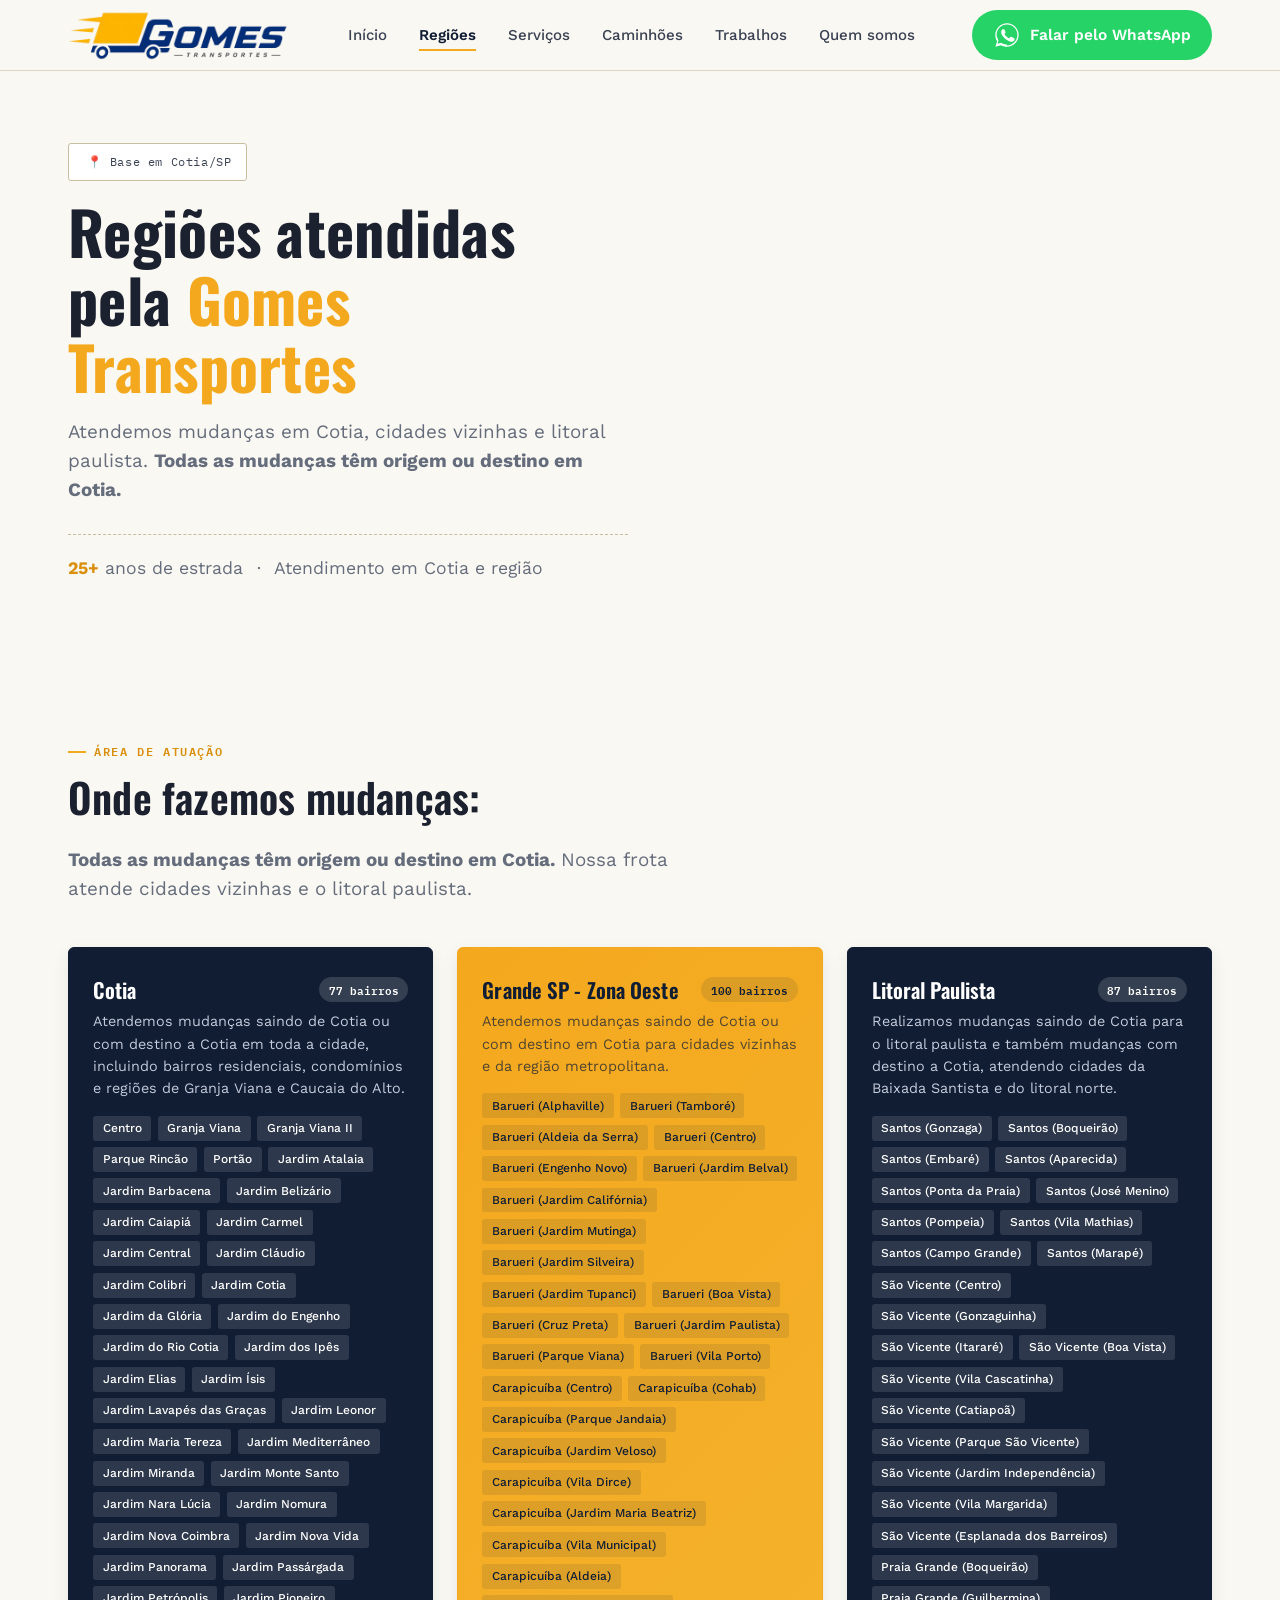
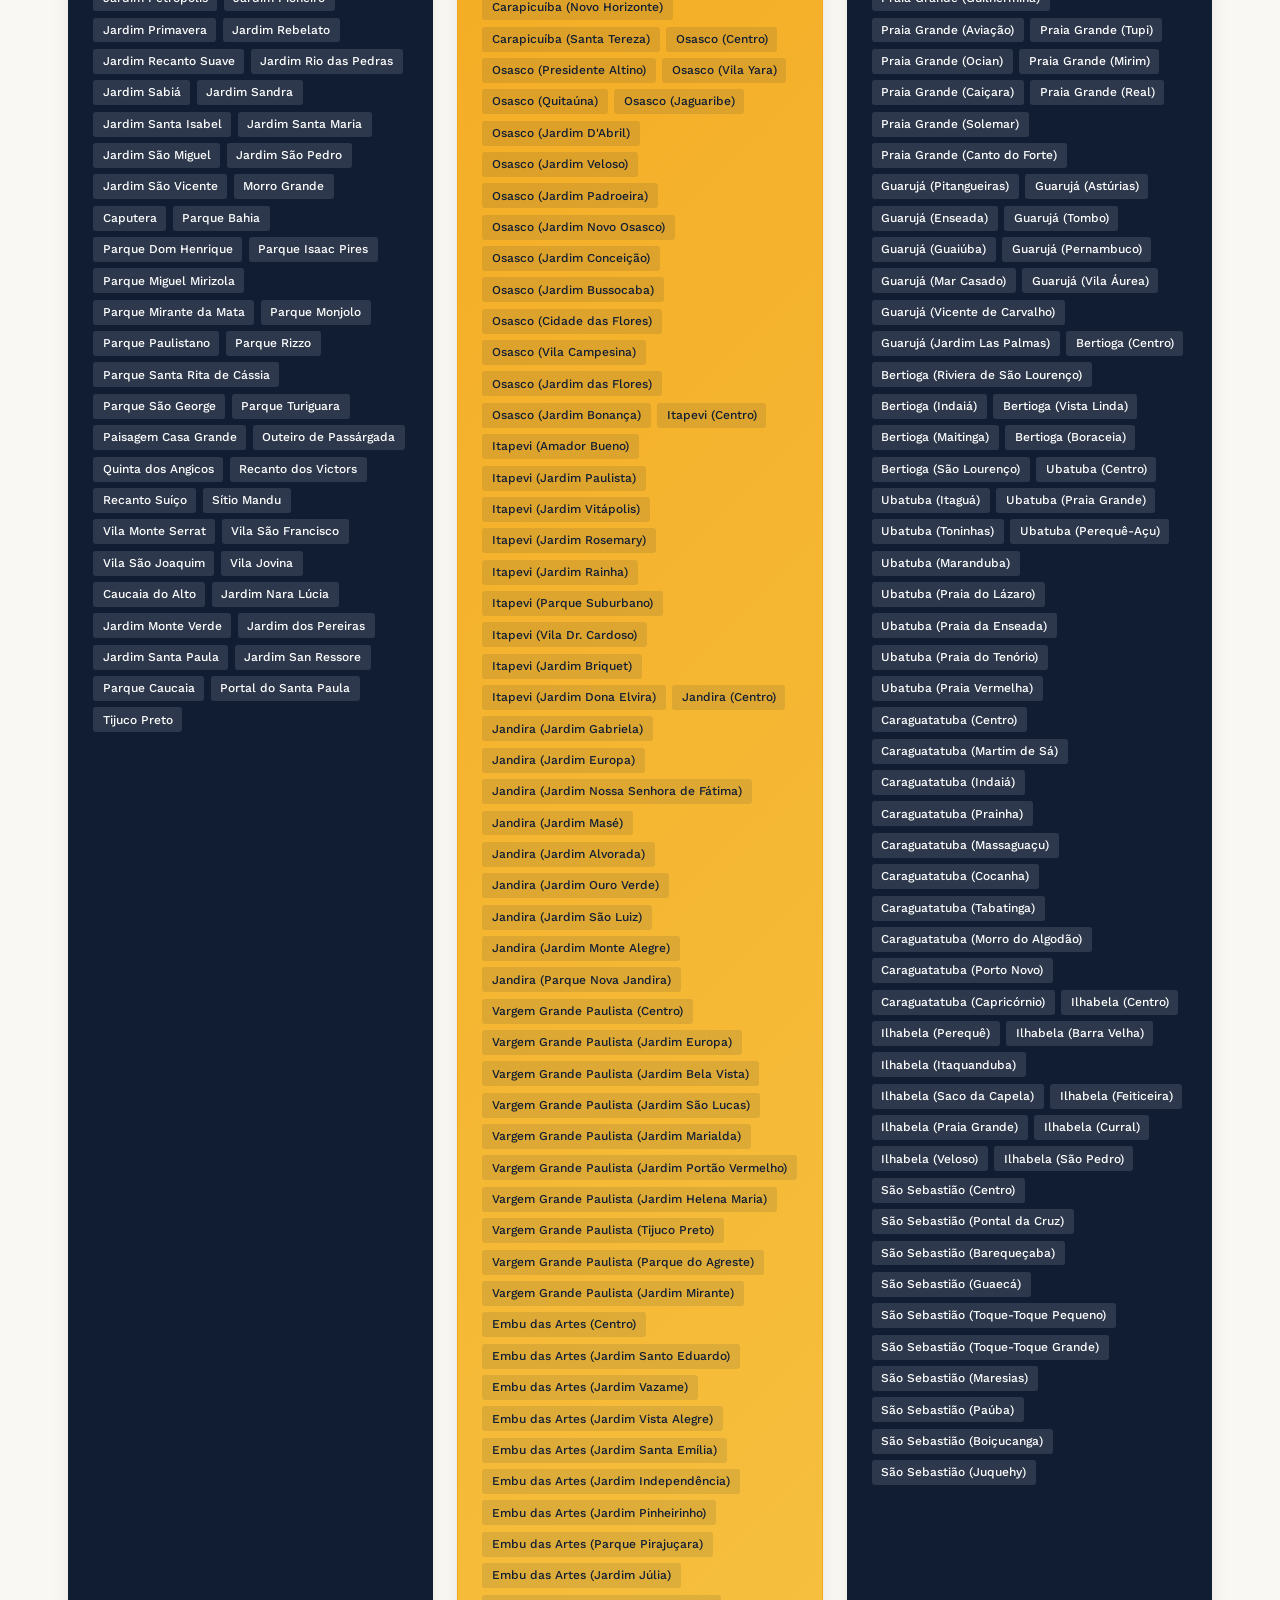
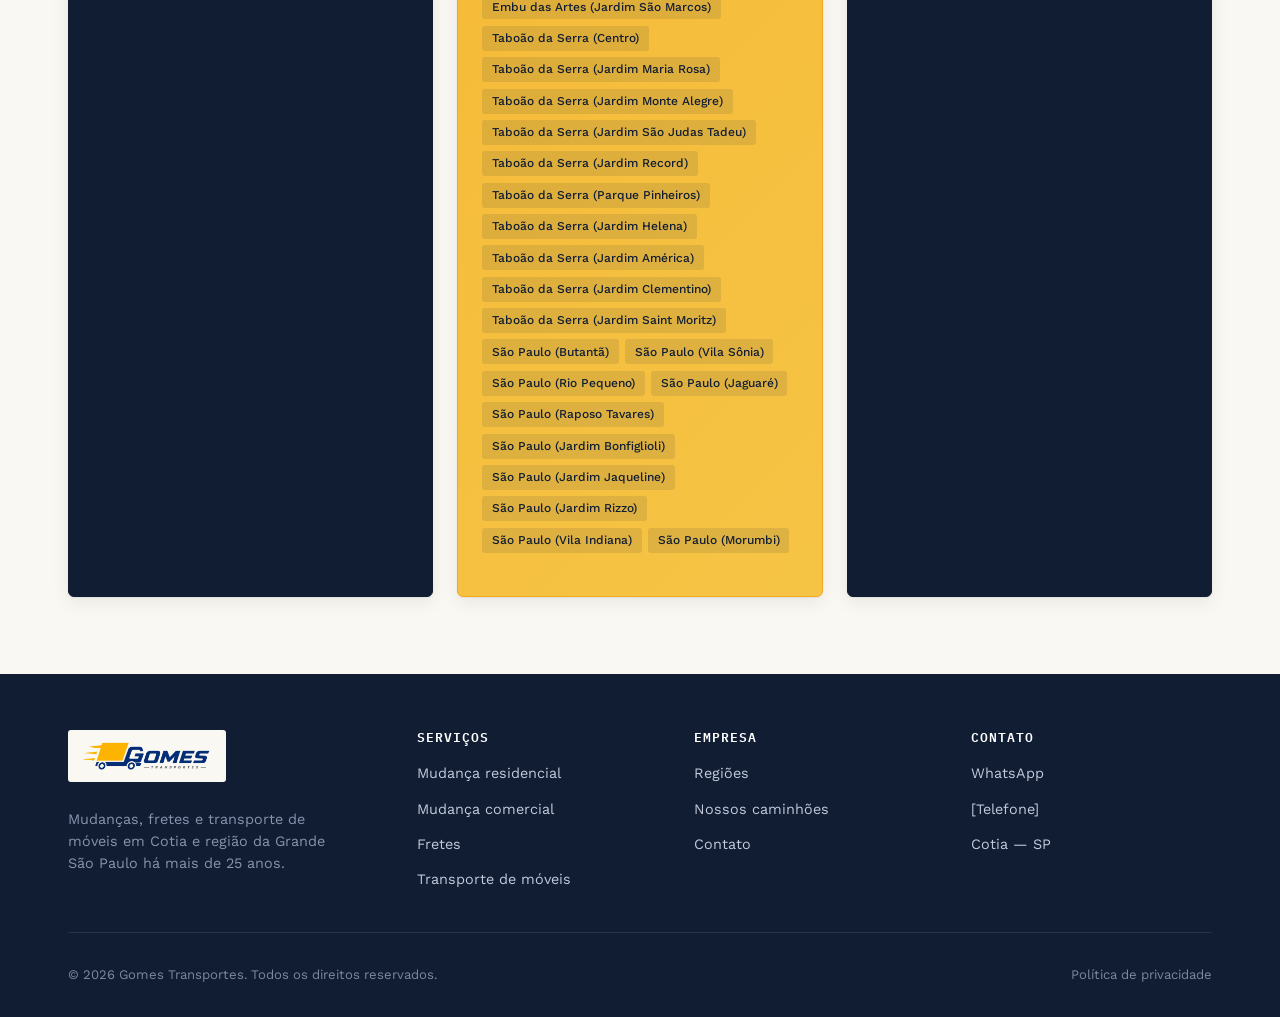
<file: regioes.html>
<!DOCTYPE html>
<html lang="pt-BR">
<head>
<meta charset="UTF-8">
<meta name="viewport" content="width=device-width, initial-scale=1.0">
<title>Regiões Atendidas | Gomes Transportes - Mudanças em Cotia e SP</title>
<meta name="description" content="Atendemos mudanças em Cotia, Granja Viana, Alphaville, cidades vizinhas e litoral paulista. Mais de 25 anos de experiência. Solicite um orçamento.">
<link rel="canonical" href="https://www.gomestransportes.com.br/regioes">

<!-- Open Graph -->
<meta property="og:type" content="website">
<meta property="og:site_name" content="Gomes Transportes">
<meta property="og:title" content="Regiões Atendidas | Gomes Transportes">
<meta property="og:description" content="Atendemos mudanças em Cotia, Granja Viana, Alphaville, cidades vizinhas e litoral paulista. Mais de 25 anos de experiência.">
<meta property="og:image" content="/images/logo-full.png">
<meta property="og:locale" content="pt_BR">

<link rel="icon" type="image/png" href="images/logo-icon.png">
<link rel="preconnect" href="https://fonts.googleapis.com">
<link rel="preconnect" href="https://fonts.gstatic.com" crossorigin>
<link rel="stylesheet" href="css/styles.css">

<!-- Schema.org para SEO -->
<script type="application/ld+json">
{
  "@context": "https://schema.org",
  "@type": "Service",
  "serviceType": "Mudanças e Transportes",
  "provider": {
    "@type": "MovingCompany",
    "name": "Gomes Transportes",
    "url": "https://www.gomestransportes.com.br/"
  },
  "areaServed": {
    "@type": "GeoCircle",
    "geoMidpoint": {
      "@type": "GeoCoordinates",
      "latitude": -23.6022,
      "longitude": -46.9199
    },
    "geoRadius": "100km"
  }
}
</script>
</head>
<body>
<a class="skip-link" href="#conteudo">Pular para o conteúdo</a>

<!-- HEADER -->
<header class="header">
  <div class="container header__bar">
    <a href="/" class="brand" aria-label="Gomes Transportes — página inicial">
      <img src="images/logo-full.png" alt="Gomes Transportes">
    </a>

    <nav class="nav" aria-label="Navegação principal">
      <ul class="nav__list">
        <li><a href="/">Início</a></li>
        <li><a href="regioes.html" class="is-active">Regiões</a></li>
        <li><a href="#servicos">Serviços</a></li>
        <li><a href="#caminhoes">Caminhões</a></li>
        <li><a href="#dicas">Trabalhos</a></li>
        <li><a href="#sobre">Quem somos</a></li>
      </ul>
    </nav>

    <div class="header__actions">
      <a href="https://wa.me/5511900000000?text=Ol%C3%A1!%20Encontrei%20o%20site%20de%20voc%C3%AAs%20e%20gostaria%20de%20solicitar%20um%20or%C3%A7amento."
         class="btn btn--whatsapp header__cta" data-event="whatsapp_click" data-source="header">
        <svg class="btn-wa-icon" viewBox="0 0 24 24" fill="currentColor" aria-hidden="true"><path d="M17.5 14.4c-.3-.1-1.7-.8-1.9-.9-.3-.1-.4-.1-.6.1-.2.3-.7.9-.8 1-.2.2-.3.2-.5.1-.3-.1-1.2-.4-2.2-1.4-.8-.7-1.4-1.6-1.5-1.9-.2-.3 0-.5.1-.6.1-.1.3-.3.4-.5.1-.1.2-.3.2-.4.1-.2 0-.3 0-.5s-.6-1.5-.9-2c-.2-.5-.4-.4-.6-.4h-.5c-.2 0-.5.1-.7.3-.3.3-1 1-1 2.4s1 2.8 1.2 3c.1.2 2 3 4.8 4.3.7.3 1.2.5 1.6.6.7.2 1.3.2 1.8.1.5-.1 1.7-.7 1.9-1.3.2-.6.2-1.2.2-1.3-.1-.1-.3-.2-.5-.3z"/><path d="M12 2C6.5 2 2 6.5 2 12c0 1.9.5 3.7 1.5 5.3L2 22l4.9-1.3c1.5.8 3.3 1.3 5.1 1.3 5.5 0 10-4.5 10-10S17.5 2 12 2zm0 18.2c-1.7 0-3.3-.5-4.7-1.3l-.3-.2-3.1.8.8-3-.2-.3C3.6 14.4 3.1 12.7 3.1 12c0-4.9 4-8.9 8.9-8.9s8.9 4 8.9 8.9-4 8.9-8.9 8.9z"/></svg>
        Falar pelo WhatsApp
      </a>
      <button class="hamburger" id="hamburgerBtn" aria-label="Abrir menu" aria-expanded="false" aria-controls="mobileNav">
        <span></span><span></span><span></span>
      </button>
    </div>
  </div>
</header>

<nav class="mobile-nav" id="mobileNav" aria-label="Navegação mobile">
  <ul class="mobile-nav__list">
    <li><a href="/">Início</a></li>
    <li><a href="regioes.html" class="is-active">Regiões</a></li>
    <li><a href="#servicos">Serviços</a></li>
    <li><a href="#caminhoes">Caminhões</a></li>
    <li><a href="#dicas">Trabalhos</a></li>
    <li><a href="#sobre">Quem somos</a></li>
    <li><a href="#contato">Contato</a></li>
  </ul>
  <div class="mobile-nav__cta">
    <a href="https://wa.me/5511900000000?text=Ol%C3%A1!%20Encontrei%20o%20site%20de%20voc%C3%AAs%20e%20gostaria%20de%20solicitar%20um%20or%C3%A7amento." class="btn btn--gold btn--block">Falar pelo WhatsApp</a>
  </div>
</nav>

<main id="conteudo">

  <!-- HERO DA PÁGINA -->
  <section class="hero hero--page">
    <div class="container hero__grid">
      <div class="hero__content">
        <span class="tag hero__tag" style="margin-bottom: 1rem;">📍 Base em Cotia/SP</span>
        <h1>Regiões atendidas pela <em>Gomes Transportes</em></h1>
        <p class="lede">Atendemos mudanças em Cotia, cidades vizinhas e litoral paulista. <strong>Todas as mudanças têm origem ou destino em Cotia.</strong></p>
        <div class="hero__trust">
          <span><strong>25+</strong> anos de estrada</span>
          <span>·</span>
          <span>Atendimento em Cotia e região</span>
        </div>
      </div>
    </div>
  </section>

  <!-- REGIÕES LISTA -->
  <section class="section" id="regioes-lista">
    <div class="container">
      <div class="section-head">
        <span class="eyebrow">Área de atuação</span>
        <h2>Onde fazemos mudanças:</h2>
        <br>
        <p class="lede"><strong>Todas as mudanças têm origem ou destino em Cotia.</strong> Nossa frota atende cidades vizinhas e o litoral paulista.</p>
      </div>

      <div class="regions-page__grid" id="regionsGrid">
        <!-- Renderizado via JavaScript -->
        <div class="regions-loading">Carregando regiões...</div>
      </div>
    </div>
  </section>

</main>

<!-- FOOTER -->
<footer class="footer">
  <div class="container">
    <div class="footer__grid">
      <div class="footer__brand">
        <span class="footer__logo-badge"><img src="images/logo-full.png" alt="Gomes Transportes"></span>
        <p>Mudanças, fretes e transporte de móveis em Cotia e região da Grande São Paulo há mais de 25 anos.</p>
      </div>
      <div class="footer__col">
        <h4>Serviços</h4>
        <ul>
          <li><a href="#">Mudança residencial</a></li>
          <li><a href="#">Mudança comercial</a></li>
          <li><a href="#">Fretes</a></li>
          <li><a href="#">Transporte de móveis</a></li>
        </ul>
      </div>
      <div class="footer__col">
        <h4>Empresa</h4>
        <ul>
          <li><a href="regioes.html">Regiões</a></li>
          <li><a href="#caminhoes">Nossos caminhões</a></li>
          <li><a href="#contato">Contato</a></li>
        </ul>
      </div>
      <div class="footer__col">
        <h4>Contato</h4>
        <ul>
          <li><a href="https://wa.me/5511900000000">WhatsApp</a></li>
          <li><a href="tel:+5511900000000">[Telefone]</a></li>
          <li><a href="#">Cotia — SP</a></li>
        </ul>
      </div>
    </div>
    <div class="footer__bottom">
      <span>© 2026 Gomes Transportes. Todos os direitos reservados.</span>
      <span><a href="#">Política de privacidade</a></span>
    </div>
  </div>
</footer>

<script src="js/script-regioes.js"></script>
</body>
</html>
</file>
<file: css/styles.css>
/* ==========================================================================
   GOMES TRANSPORTES — Estilos Premium (versão final)
   ========================================================================== */

@import url('https://fonts.googleapis.com/css2?family=Oswald:wght@400;500;600;700&family=Work+Sans:wght@400;500;600;700&family=IBM+Plex+Mono:wght@500;600&display=swap');

:root {
  --navy-900: #101d33;
  --navy-800: #152a4d;
  --navy-700: #1c3a68;
  --navy-600: #254a83;
  --gold-500: #f4a81e;
  --gold-600: #d98f0c;
  --gold-100: #fdf0d8;
  --gold-gradient: linear-gradient(135deg, #f4a81e, #f6c445);
  --wa-green: #25d366;
  --wa-green-dark: #1da851;
  --paper-0: #faf8f2;
  --paper-50: #f3f0e6;
  --paper-100: #eae5d6;
  --line: #ddd6c2;
  --line-strong: #c7bd9f;
  --ink-900: #1c2130;
  --ink-700: #3a4152;
  --ink-500: #656d7d;
  --ink-300: #98a0ac;
  --white: #ffffff;
  --success: #2f7d4f;
  --f-display: 'Oswald', sans-serif;
  --f-body: 'Work Sans', sans-serif;
  --f-mono: 'IBM Plex Mono', monospace;
  --gutter: clamp(1.25rem, 4vw, 3rem);
  --section-y: clamp(2.8rem, 6vw, 5rem);
  --radius-sm: 3px;
  --radius-md: 6px;
  --shadow-card: 0 1px 2px rgba(16,29,51,0.06), 0 6px 18px rgba(16,29,51,0.07);
  --shadow-card-lg: 0 4px 10px rgba(16,29,51,0.08), 0 16px 34px rgba(16,29,51,0.12);
  --max-width: 1240px;
}

*,
*::before,
*::after {
  box-sizing: border-box;
}
* {
  margin: 0;
}
html {
  scroll-behavior: smooth;
  -webkit-text-size-adjust: 100%;
}
body {
  font-family: var(--f-body);
  color: var(--ink-900);
  background: var(--paper-0);
  line-height: 1.55;
  font-size: 16px;
  -webkit-font-smoothing: antialiased;
}
img {
  max-width: 100%;
  display: block;
}
a {
  color: inherit;
  text-decoration: none;
}
ul {
  list-style: none;
  padding: 0;
}
button {
  font: inherit;
  cursor: pointer;
}
svg {
  display: block;
}

@media (prefers-reduced-motion: reduce) {
  * {
    scroll-behavior: smooth !important;
  }
}

:focus-visible {
  outline: 3px solid var(--gold-500);
  outline-offset: 2px;
}

.container {
  max-width: var(--max-width);
  margin: 0 auto;
  padding: 0 var(--gutter);
}

.section {
  padding-block: var(--section-y);
}
.section--alt {
  background: var(--paper-50);
  border-top: 1px solid var(--line);
  border-bottom: 1px solid var(--line);
}
.section--navy {
  background: radial-gradient(circle at 30% 50%, var(--navy-600), var(--navy-900));
  color: var(--paper-0);
}

.section-head {
  max-width: 640px;
  margin-bottom: 2.75rem;
}
.section-head--center {
  margin-inline: auto;
  text-align: center;
}

.eyebrow {
  display: inline-flex;
  align-items: center;
  gap: .5rem;
  font-family: var(--f-mono);
  font-size: 0.72rem;
  letter-spacing: .14em;
  text-transform: uppercase;
  color: var(--gold-600);
  font-weight: 600;
  margin-bottom: .85rem;
}
.eyebrow::before {
  content: "";
  width: 18px;
  height: 2px;
  background: var(--gold-500);
  display: inline-block;
}
.section--navy .eyebrow {
  color: var(--gold-500);
}

h1,
h2,
h3,
h4 {
  font-family: var(--f-display);
  font-weight: 600;
  color: var(--ink-900);
  line-height: 1.12;
  letter-spacing: .005em;
}
.section--navy h1,
.section--navy h2,
.section--navy h3 {
  color: var(--white);
}

h1 {
  font-size: clamp(2.3rem, 5.6vw, 3.75rem);
  font-weight: 700;
}
h2 {
  font-size: clamp(1.75rem, 3.6vw, 2.55rem);
}
h3 {
  font-size: 1.3rem;
}

.lede {
  font-size: clamp(1.02rem, 1.6vw, 1.18rem);
  color: var(--ink-500);
  max-width: 52ch;
}
.section--navy .lede {
  color: #c3cadb;
}

p {
  color: var(--ink-700);
}

/* Botões */
.btn {
  display: inline-flex;
  align-items: center;
  justify-content: center;
  gap: .55rem;
  padding: .9rem 1.5rem;
  border-radius: var(--radius-sm);
  font-family: var(--f-body);
  font-weight: 600;
  font-size: .97rem;
  border: 1.5px solid transparent;
  transition: transform .15s ease, background-color .15s ease, border-color .15s ease, color .15s ease;
  white-space: nowrap;
}
.btn:hover {
  transform: translateY(-2px);
}
.btn:active {
  transform: translateY(0);
}

.btn--gold {
  background: var(--gold-gradient);
  color: var(--navy-900);
  border-color: var(--gold-500);
}
.btn--gold:hover {
  background: var(--gold-600);
  border-color: var(--gold-600);
}

.btn--outline {
  border-color: var(--line-strong);
  color: var(--ink-900);
  background: transparent;
}
.btn--outline:hover {
  border-color: var(--navy-700);
  background: var(--white);
}

.btn--navy {
  background: var(--navy-700);
  color: var(--white);
}
.btn--navy:hover {
  background: var(--navy-600);
}

.btn--whatsapp {
  background: var(--wa-green);
  color: var(--white);
  transition: transform .2s ease;
  padding: 10px 20px;
  border-radius: 30px;
}
.btn--whatsapp:hover {
  background: rgb(0, 255, 0);
  transform: scale(1.02);
}

.btn--ghost-light {
  border-color: rgba(255, 255, 255, .35);
  color: var(--white);
}
.btn--ghost-light:hover {
  border-color: var(--gold-500);
}

.btn--large {
  padding: 1.1rem 2.8rem;
  font-size: 1.15rem;
  border-radius: var(--radius-md);
}

.btn--block {
  width: 100%;
}
.btn-wa-icon {
  width: 28px;
  height: 28px;
  flex: none;
}

/* Header */
.header {
  position: sticky;
  top: 0;
  z-index: 60;
  background: rgba(250, 248, 242, 0.92);
  backdrop-filter: blur(8px);
  border-bottom: 1px solid var(--line);
}
.header__bar {
  display: flex;
  align-items: center;
  justify-content: space-between;
  gap: 1.5rem;
  height: 70px;
}
.brand {
  display: flex;
  align-items: center;
  gap: .65rem;
  flex: none;
}
.brand img {
  height: 55px;
  width: auto;
}

.nav {
  display: none;
}
.nav__list {
  display: flex;
  align-items: center;
  gap: 2rem;
}
.nav__list a {
  font-size: .94rem;
  font-weight: 500;
  color: var(--ink-700);
  position: relative;
  padding-block: .35rem;
}
.nav__list a::after {
  content: "";
  position: absolute;
  left: 0;
  right: 0;
  bottom: -2px;
  height: 2px;
  background: var(--gold-500);
  transform: scaleX(0);
  transform-origin: left;
  transition: transform .18s ease;
}
.nav__list a:hover::after,
.nav__list a.is-active::after {
  transform: scaleX(1);
}
.nav__list a.is-active {
  color: var(--navy-900);
  font-weight: 600;
}

.header__cta {
  display: none;
}
.header__actions {
  display: flex;
  align-items: center;
  gap: .75rem;
}

.hamburger {
  display: inline-flex;
  flex-direction: column;
  justify-content: center;
  align-items: center;
  gap: 5px;
  width: 50px;
  height: 50px;
  background: transparent;
  border: 1.5px solid var(--line-strong);
  border-radius: var(--radius-sm)+10px;
}
.hamburger span {
  width: 20px;
  height: 2px;
  background: var(--ink-900);
  transition: transform .2s ease, opacity .2s ease;
}
.hamburger[aria-expanded="true"] span:nth-child(1) {
  transform: translateY(7px) rotate(45deg);
}
.hamburger[aria-expanded="true"] span:nth-child(2) {
  opacity: 0;
}
.hamburger[aria-expanded="true"] span:nth-child(3) {
  transform: translateY(-7px) rotate(-45deg);
}

.mobile-nav {
  position: fixed;
  inset: 76px 0 0 0;
  background: var(--paper-0);
  z-index: 59;
  padding: 1.5rem var(--gutter) 2.5rem;
  transform: translateX(100%);
  transition: transform .25s ease;
  overflow-y: auto;
}
.mobile-nav.is-open {
  transform: translateX(0);
}
.mobile-nav__list {
  display: flex;
  flex-direction: column;
}
.mobile-nav__list a {
  display: block;
  padding: 1rem 0;
  font-family: var(--f-display);
  font-size: 1.35rem;
  border-bottom: 1px solid var(--line);
  color: var(--ink-900);
}
.mobile-nav__cta {
  margin-top: 1.75rem;
  display: flex;
  flex-direction: column;
  gap: .75rem;
}

@media (min-width: 960px) {
  .nav {
    display: block;
  }
  .header__cta {
    display: inline-flex;
  }
  .header__actions .hamburger {
    display: none;
  }
  .mobile-nav {
    display: none;
  }
}

/* Tag (estilo manifesto) */
.tag {
  position: relative;
  display: inline-flex;
  align-items: center;
  gap: .6rem;
  background: var(--white);
  border: 1px solid var(--line-strong);
  border-radius: var(--radius-sm);
  padding: .55rem .9rem .55rem 1.1rem;
  font-family: var(--f-mono);
  font-size: .76rem;
  letter-spacing: .05em;
  color: var(--ink-700);
}
.tag strong {
  color: var(--navy-800);
  font-weight: 600;
}

/* Hero */
.hero {
  padding-top: clamp(2.5rem, 6vw, 4.5rem);
  padding-bottom: clamp(3rem, 6vw, 5rem);
  overflow: hidden;
  position: relative;
}
.hero__grid {
  display: grid;
  gap: 2.75rem;
  align-items: center;
  position: relative;
  z-index: 2;
}
.hero__content {
  max-width: 560px;
}
.hero h1 {
  margin-bottom: 1.1rem;
}
.hero h1 em {
  font-style: normal;
  color: var(--gold-500);
}
.hero .lede {
  margin-bottom: 1.85rem;
}
.hero .lede em {
  font-style: normal;
  font-weight: bold;
  color: var(--gold-600);
}
.hero__ctas {
  display: flex;
  flex-wrap: wrap;
  gap: .9rem;
  margin-bottom: 1.75rem;
}
.hero__trust {
  display: flex;
  align-items: center;
  gap: .85rem;
  font-size: 1.1rem;
  color: var(--ink-500);
  padding-top: 1.25rem;
  border-top: 1px dashed var(--line-strong);
}
.hero__trust strong {
  color: var(--gold-600);
}

.hero__media {
  position: absolute;
  top: 0;
  right: 0;
  width: 58%;
  height: 100%;
  z-index: 0;
  border-radius: 0;
  overflow: hidden;
  background: var(--navy-800);
}
.hero__media video {
  width: 100%;
  height: 100%;
  object-fit: cover;
  display: block;
}
.hero__media::after {
  content: "";
  position: absolute;
  inset: 0;
  background: linear-gradient(90deg, rgba(250, 248, 242, 1) 0%, rgba(250, 248, 242, 1) 18%, rgba(250, 248, 242, 0) 25%);
  pointer-events: none;
}

@media (max-width: 860px) {
  .hero__media {
    position: relative;
    width: 100%;
    height: auto;
    aspect-ratio: 4/5;
    margin-top: 1.5rem;
  }
  .hero__media::after {
    background: linear-gradient(0deg, rgba(16, 20, 30, .55) 0%, rgba(16, 20, 30, 0) 38%);
  }
  .hero__grid {
    gap: 1.5rem;
  }
}

/* Serviços */
.services__grid {
  display: grid;
  gap: 1.5rem;
  grid-template-columns: 1fr;
}
@media (min-width: 640px) {
  .services__grid {
    grid-template-columns: 1fr 1fr;
  }
}
@media (min-width: 1080px) {
  .services__grid {
    grid-template-columns: repeat(3, 1fr);
  }
}

.service-card {
  border-radius: var(--radius-md);
  padding: 2.2rem 1.8rem;
  display: flex;
  flex-direction: column;
  gap: .9rem;
  /*transition: transform .4s cubic-bezier(0.25, 0.46, 0.45, 0.94), box-shadow .4s ease;*/
  transition: none;
  box-shadow: var(--shadow-card);
  background: var(--gold-gradient);
  color: var(--navy-900);
  border: none;
  position: relative;
  overflow: hidden;
  opacity: 1;
  transform: translateY(0px);
}
.service-card.reveal {
  opacity: 1;
  transform: translateY(0);
}
.service-card::before {
  content: "";
  position: absolute;
  top: -30%;
  right: -20%;
  width: 140px;
  height: 140px;
  border-radius: 50%;
  background: rgba(255, 255, 255, 0.2);
  pointer-events: none;
}
.service-card:hover {
  transform: translateY(-8px) scale(1.01);
  box-shadow: var(--shadow-card-lg);
}
.service-card__icon {
  width: 48px;
  height: 48px;
  display: flex;
  align-items: center;
  justify-content: center;
  border-radius: var(--radius-sm);
  background: rgba(16, 29, 51, 0.10);
  color: var(--navy-900);
}
.service-card__icon svg {
  width: 26px;
  height: 26px;
}
.service-card h3 {
  font-size: 1.4rem;
  color: var(--navy-900);
}
.service-card p {
  font-size: .95rem;
  flex: 1;
  color: rgba(16, 29, 51, 0.75);
}
.service-card__link {
  font-family: var(--f-body);
  font-size: .8rem;
  letter-spacing: .03em;
  font-weight: 600;
  display: inline-flex;
  align-items: center;
  gap: .35rem;
  color: var(--navy-900);
}

/* Regiões */
.regions__layout {
  display: grid;
  gap: 2.5rem;
}
@media (min-width: 900px) {
  .regions__layout {
    grid-template-columns: 1fr 1fr;
    align-items: center;
  }
}
.regions__list {
  display: grid;
  grid-template-columns: repeat(2, 1fr);
  gap: .6rem 1rem;
  margin: 1.5rem 0 2rem;
}
.regions__list li {
  display: flex;
  align-items: center;
  gap: .55rem;
  font-size: .94rem;
  font-weight: 500;
  padding-bottom: .55rem;
  border-bottom: 1px dashed rgba(255, 255, 255, .2);
}
.regions__list svg {
  width: 15px;
  height: 15px;
  color: var(--gold-600);
  flex: none;
}
.section--navy .regions__list li {
  color: var(--white);
}

/* CONTAINER */
.regions__map {
  border-radius: var(--radius-md);
  border: 1px solid rgba(255, 255, 255, .18);
  aspect-ratio: 14/10;
  overflow: hidden;
  position: relative;
}

/* IMAGEM - estado inicial */
.regions__map img {
  width: 100%;
  height: 100%;
  object-fit: cover;
  display: block;
  transform: scale(1);
  transition: transform 0.4s cubic-bezier(0.25, 0.46, 0.45, 0.94);
}

/* QUANDO APARECE NA TELA - zoom */
.regions__map.reveal img {
  transform: scale(1.4);
  transition-delay: 0.7s;
}

/* DEPOIS DO ZOOM - volta ao normal (remove a classe reveal) */
.regions__map.zoom-back img {
  transform: scale(1);
  transition-delay: 0s;  /* SEM DELAY para voltar rápido */
}

/* ZOOM AO PASSAR O MOUSE */
.regions__map:hover img {
  transform: scale(1.35);
  transition-delay: 0s;
}

/* Caminhões */
.fleet-section {
  position: relative;
  background: var(--paper-50);
  border-bottom: 1px solid var(--line);
}
.fleet-section::before {
  content: "";
  position: absolute;
  top: 0;
  left: 0;
  right: 0;
  height: 4px;
  background: repeating-linear-gradient(90deg, var(--gold-500) 0 22px, transparent 22px 34px);
}
.fleet__head {
  display: flex;
  flex-wrap: wrap;
  justify-content: space-between;
  align-items: flex-end;
  gap: 1.5rem;
  margin-bottom: 2.25rem;
}
.fleet__head h2 {
  font-size: clamp(2rem, 4.2vw, 3rem);
}

.filters {
  display: flex;
  gap: .6rem;
  overflow-x: auto;
  padding-bottom: 1rem;
  scrollbar-width: none;
}
.filters::-webkit-scrollbar {
  display: none;
}
.filter-btn {
  flex: none;
  padding: .68rem 1.2rem;
  border-radius: 999px;
  border: 1.5px solid var(--line-strong);
  background: var(--white);
  font-size: .87rem;
  font-weight: 600;
  color: var(--ink-700);
  transition: background-color .15s ease, color .15s ease, border-color .15s ease;
}
.filter-btn:hover {
  border-color: var(--navy-700);
}
.filter-btn.is-active {
  background: rgb(5, 5, 172);
  border-color: var(--navy-600);
  color: var(--white);
}

.fleet__grid {
  display: grid;
  gap: 2rem;
  grid-template-columns: 1fr;
}
@media (min-width: 980px) {
  .fleet__grid {
    grid-template-columns: 1fr 1fr;
  }
}

.truck-card {
  background: var(--white);
  border: 1px solid var(--line);
  border-radius: var(--radius-md);
  overflow: hidden;
  transition: opacity .2s ease, transform .2s ease, box-shadow .2s ease;
  box-shadow: var(--shadow-card);
  display: flex;
  flex-direction: column;
}
.truck-card:hover {
  box-shadow: var(--shadow-card-lg);
  transform: translateY(2px);
}
.truck-card[hidden] {
  display: none;
}

.truck-card__tagbar {
  display: flex;
  align-items: center;
  justify-content: space-between;
  padding: .60rem 1.1rem;
  background: var(--paper-50);
}
.truck-card__id-group {
  display: flex;
  align-items: center;
  gap: .55rem;
  font-family: var(--f-mono);
  font-size: .72rem;
  letter-spacing: .06em;
  color: var(--ink-500);
}
.truck-card__id-group strong {
  color: rgb(5, 5, 172);
  font-weight: 700;
  font-size: .9rem;
}
.truck-card__seal {
  height: 22px;
  width: auto;
  flex: none;
}
.truck-card__status {
  display: inline-flex;
  align-items: center;
  gap: .35rem;
  font-family: var(--f-mono);
  font-size: .68rem;
  letter-spacing: .06em;
  text-transform: uppercase;
  color: var(--success);
  font-weight: 600;
}
.truck-card__status::before {
  content: "";
  width: 6px;
  height: 6px;
  border-radius: 50%;
  background: var(--success);
}

/* ============================================================
   MOSAICO - DUAS LINHAS SEPARADAS COM FLEX + GRID
   ============================================================ */

/* CONTAINER PRINCIPAL DO MOSAICO */
.mosaic {
  display: flex;
  flex-direction: column;
  gap: 5px;
  padding: 5px;
  height: 340px;
  overflow: hidden;
  flex-shrink: 0;
}

/* LINHA 1 - FOTO 1 (80%) + FOTO 2 (20%) */
.mosaic__row-top {
  display: grid;
  grid-template-columns: 6fr 1fr;
  gap: 5px;
  flex: 1.4;
  min-height: 0;
}

/* LINHA 2 - FOTO 3 (50%) + FOTO 4 (50%) */
.mosaic__row-bottom {
  display: grid;
  grid-template-columns: 1fr 1fr;
  gap: 5px;
  flex: 1;
  min-height: 0;
}

/* TODAS AS CÉLULAS */
.mosaic__cell {
  position: relative;
  overflow: hidden;
  border: none;
  padding: 0;
  background: var(--navy-800);
  border-radius: 2px;
}
.mosaic__cell img {
  width: 100%;
  height: 100%;
  object-fit: cover;
  display: block;
}

/* OVERLAY "VER MAIS" */
.mosaic__more {
  position: absolute;
  inset: 0;
  background: rgba(5, 49, 126, 0.72);
  color: var(--paper-100);
  display: flex;
  flex-direction: column;
  align-items: center;
  justify-content: center;
  font-family: var(--f-mono);
  font-size: .78rem;
  letter-spacing: .04em;
  border: 0;
  width: 100%;
  cursor: pointer;
  padding: 1rem;
}
.mosaic__more span {
  font-size: 1rem;
  font-weight: 400;
  line-height: 1;
}

/* PLACEHOLDER PARA QUANDO NÃO TEM IMAGEM */
.mosaic .media-placeholder {
  padding: 0;
  border: none;
  background: transparent;
  width: 100%;
  height: 100%;
  display: flex;
  align-items: center;
  justify-content: center;
}
.mosaic .media-placeholder svg {
  width: 26px;
  height: 26px;
}
.mosaic .media-placeholder__label {
  font-size: .66rem;
}

.truck-card__body {
  padding: .7rem 1.5rem 1.4rem;
}
.truck-card__head {
  display: flex;
  justify-content: space-between;
  align-items: flex-start;
  gap: 1rem;
  margin-bottom: .4rem;
}
.truck-card__head h3 {
  font-size: 2rem;
  margin-bottom: .2rem;
}
.truck-card__head p {
  font-size: .8rem;
  color: var(--ink-500);
}
.truck-card__type {
  flex: none;
  display: inline-flex;
  align-items: center;
  gap: .35rem;
  font-family: var(--f-mono);
  font-size: .72rem;
  letter-spacing: .06em;
  text-transform: uppercase;
  background: var(--gold-gradient);
  color: var(--navy-900);
  border-radius: 3px;
  padding: .4rem .75rem;
  white-space: nowrap;
  font-weight: 600;
  border: 1px solid var(--gold-500);
}
.truck-card__type svg {
  width: 18px;
  height: 18px;
  flex: none;
}
.truck-card__specs {
  font-size: .85rem;
  color: var(--ink-500);
  margin-bottom: 1.2rem;
  padding-bottom: .5rem;
  border-bottom: 1px solid var(--line);
  font-weight: 400;
  letter-spacing: .02em;
}

.fleet__more {
  text-align: center;
  margin-top: 2.5rem;
}
.fleet__empty {
  text-align: center;
  padding: 3rem 1.5rem;
  border: 1px dashed var(--line-strong);
  border-radius: var(--radius-md);
  color: var(--ink-500);
  font-size: .95rem;
}

/* Como funciona */
.steps {
  display: grid;
  gap: 1.5rem;
  grid-template-columns: 1fr;
  counter-reset: step;
}
@media (min-width: 700px) {
  .steps {
    grid-template-columns: repeat(2, 1fr);
  }
}
@media (min-width: 1100px) {
  .steps {
    grid-template-columns: repeat(5, 1fr);
  }
}
.step {
  position: relative;
  padding-top: 2.5rem;
  border-top: 2px solid var(--line-strong);
}
.step__num {
  font-family: var(--f-mono);
  font-size: .8rem;
  color: var(--gold-600);
  font-weight: 600;
  position: absolute;
  top: -.72rem;
  left: 0;
  background: var(--paper-0);
  padding-right: .5rem;
}
.section--alt .step__num {
  background: var(--paper-50);
}
.step h3 {
  font-size: 1.02rem;
  margin-bottom: .5rem;
}
.step p {
  font-size: .88rem;
}

/* Trabalhos reais */
.works__grid {
  display: grid;
  gap: 1.5rem;
  grid-template-columns: 1fr;
}
@media (min-width: 720px) {
  .works__grid {
    grid-template-columns: repeat(3, 1fr);
  }
}

/* Estado inicial - escondido e deslocado */
.work-card {
  opacity: 0;
  transform: translateX(-300px) scale(0.96);
  transition: all 0.4s ease-in-out
}

/* Estado visível - quando aparecem */
.work-card.reveal {
  opacity: 1;
  transform: translateX(0) scale(1);
}

/* DELAY EM CASCATA - cada card aparece um depois do outro */
.work-card:nth-child(1) {
  transition-delay: 0.0s;
}

.work-card:nth-child(2) {
  transition-delay: 0.5s;  /* 0.2s depois do primeiro */
}

.work-card:nth-child(3) {
  transition-delay: 1s;  /* 0.4s depois do primeiro */
}

.work-card:hover {
  transform: translateY(-4px);
  box-shadow: var(--shadow-card-lg);
}
.work-card img {
  width: 100%;
  height: 200px;
  object-fit: cover;
  display: block;
}
.work-card__body {
  padding: 1.15rem 1.25rem 1.4rem;
}
.work-card__route {
  font-family: var(--f-mono);
  font-size: .72rem;
  letter-spacing: .04em;
  color: var(--navy-700);
  text-transform: uppercase;
  margin-bottom: .5rem;
  display: block;
}
.work-card h3 {
  font-size: 1.02rem;
  margin-bottom: .4rem;
}
.work-card p {
  font-size: .88rem;
}

/* Avaliações Google - selo compacto centralizado */
.google-badge {
  display: flex;
  align-items: center;
  justify-content: center;
  gap: 0.8rem;
  background: var(--white);
  padding: 0.6rem 1.5rem;
  border-radius: 50px;
  border: 1px solid var(--line-strong);
  box-shadow: var(--shadow-card);
  margin: 0 auto;
  width: fit-content;
}
.google-badge__icon {
  width: 28px;
  height: 28px;
  flex: none;
}
.google-badge__icon img {
  width: 100%;
  height: 100%;
  object-fit: contain;
}
.google-badge__info {
  display: flex;
  align-items: center;
  gap: 0.3rem;
  font-size: 0.9rem;
  font-weight: 500;
  color: var(--ink-700);
}
.google-badge__info strong {
  color: var(--ink-900);
  font-size: 1.05rem;
}
.google-badge__stars {
  color: var(--gold-500);
  font-size: 1rem;
  letter-spacing: 0.05em;
  line-height: 1;
}
.google-badge__stars::before {
  content: "★★★★★";
}

/* Depoimentos (restaurados) */
.reviews__grid {
  display: grid;
  gap: 1.5rem;
  grid-template-columns: 1fr;
}
@media (min-width: 760px) {
  .reviews__grid {
    grid-template-columns: repeat(3, 1fr);
  }
}
.review-card {
  background: var(--white);
  border: 1px solid var(--line);
  border-radius: var(--radius-md);
  padding: 1.5rem 1.4rem;
  position: relative;
}
.review-card__stars {
  color: var(--gold-500);
  font-size: .95rem;
  letter-spacing: .1em;
  margin-bottom: .75rem;
}
.review-card p {
  font-size: .93rem;
  color: var(--ink-700);
  margin-bottom: 1.1rem;
}
.review-card__meta {
  display: flex;
  align-items: center;
  justify-content: space-between;
  font-size: .82rem;
}
.review-card__name {
  font-weight: 600;
  color: var(--ink-900);
}
.review-card__city {
  color: var(--ink-500);
}

/* Quem somos */
.about {
  display: grid;
  gap: 2.5rem;
  align-items: center;
}
@media (min-width: 860px) {
  .about {
    grid-template-columns: 1fr 1fr;
  }
}
.about__content h2 {
  margin-bottom: 0.5rem;
}
.about__content .lede {
  margin-bottom: 1rem;
}
.about__content p {
  font-size: 1rem;
  margin-bottom: 0.8rem;
  color: var(--ink-700);
}
.about__content .btn {
  margin-top: 0.5rem;
}
.about__image {
  border-radius: var(--radius-md);
  overflow: hidden;
  box-shadow: var(--shadow-card-lg);
}
.about__image img {
  width: 100%;
  height: 100%;
  object-fit: cover;
  min-height: 280px;
}

/* FAQ */
.faq {
  max-width: 820px;
}
.faq-item {
  border-bottom: 1px solid var(--line);
}
.faq-item__q {
  width: 100%;
  display: flex;
  align-items: center;
  justify-content: space-between;
  gap: 1rem;
  padding: 1.25rem 0;
  background: none;
  border: 0;
  text-align: left;
  font-family: var(--f-display);
  font-size: 1.02rem;
  font-weight: 500;
  color: var(--ink-900);
}
.faq-item__icon {
  flex: none;
  width: 26px;
  height: 26px;
  border: 1.5px solid var(--line-strong);
  border-radius: 50%;
  display: flex;
  align-items: center;
  justify-content: center;
  position: relative;
}
.faq-item__icon::before,
.faq-item__icon::after {
  content: "";
  position: absolute;
  background: var(--ink-900);
  transition: transform .2s ease, opacity .2s ease;
}
.faq-item__icon::before {
  width: 10px;
  height: 1.5px;
}
.faq-item__icon::after {
  width: 1.5px;
  height: 10px;
}
.faq-item.is-open .faq-item__icon::after {
  transform: rotate(90deg);
  opacity: 0;
}
.faq-item.is-open .faq-item__icon {
  border-color: var(--gold-500);
}
.faq-item__a {
  max-height: 0;
  overflow: hidden;
  transition: max-height .25s ease;
}
.faq-item__a p {
  padding-bottom: 1.25rem;
  font-size: .94rem;
  max-width: 65ch;
}
.faq-item.is-open .faq-item__a {
  max-height: 240px;
}

/* CTA final */
.cta-final {
  background: var(--gold-gradient);
  border-radius: var(--radius-md);
  padding: clamp(2.25rem, 5vw, 3.5rem);
  display: flex;
  flex-direction: column;
  gap: 1.75rem;
  align-items: flex-start;
  position: relative;
  overflow: hidden;
}
.cta-final::after {
  content: "";
  position: absolute;
  right: -40px;
  top: -40px;
  width: 220px;
  height: 220px;
  border: 22px solid rgba(16, 29, 51, .06);
  border-radius: 50%;
}
.cta-final h2 {
  color: var(--navy-900);
  max-width: 20ch;
}
.cta-final p {
  color: var(--navy-800);
  max-width: 48ch;
}
.cta-final__ctas {
  display: flex;
  gap: .9rem;
  flex-wrap: wrap;
  z-index: 1;
}

@media (min-width: 860px) {
  .cta-final {
    flex-direction: row;
    align-items: center;
    justify-content: space-between;
  }
}

/* Footer */
.footer {
  background: var(--navy-900);
  color: #aab3c6;
  padding-block: 3.5rem 2rem;
}
.footer__logo-badge {
  display: inline-block;
  background: var(--paper-0);
  padding: .65rem .9rem;
  border-radius: var(--radius-sm);
  margin-bottom: 1.1rem;
}
.footer__brand img {
  height: 32px;
  display: block;
}
.footer__brand p {
  color: #8894ac;
  font-size: .9rem;
  max-width: 30ch;
}
.footer__grid {
  display: grid;
  gap: 2.25rem;
  grid-template-columns: 1fr;
  padding-bottom: 2.5rem;
  margin-bottom: 2rem;
  border-bottom: 1px solid rgba(255, 255, 255, .1);
}
@media (min-width: 720px) {
  .footer__grid {
    grid-template-columns: 1.3fr repeat(3, 1fr);
  }
}
.footer__col h4 {
  color: var(--white);
  font-size: .8rem;
  letter-spacing: .08em;
  text-transform: uppercase;
  font-family: var(--f-mono);
  font-weight: 600;
  margin-bottom: 1.1rem;
}
.footer__col ul {
  display: flex;
  flex-direction: column;
  gap: .65rem;
}
.footer__col a {
  font-size: .9rem;
  color: #c3cadb;
}
.footer__col a:hover {
  color: var(--gold-500);
}
.footer__bottom {
  display: flex;
  flex-wrap: wrap;
  gap: 1rem;
  justify-content: space-between;
  font-size: .82rem;
  color: #7c88a0;
}
.footer__bottom a {
  color: #7c88a0;
}
.footer__bottom a:hover {
  color: var(--gold-500);
}

/* WhatsApp flutuante */
.wa-float {
  position: fixed;
  right: 1rem;
  bottom: 1rem;
  z-index: 55;
  width: 66px;
  height: 66px;
  border-radius: 50%;
  background: var(--wa-green);
  display: flex;
  align-items: center;
  justify-content: center;
  box-shadow: 0 6px 20px rgba(16, 29, 51, .28);
}
.wa-float svg {
  width: 28px;
  height: 28px;
  color: #fff;
}
@media (min-width: 960px) {
  .wa-float {
    display: none;
  }
}

/* Lightbox */
.lightbox {
  position: fixed;
  inset: 0;
  background: rgba(16, 20, 30, .94);
  z-index: 100;
  display: none;
  flex-direction: column;
  color: #fff;
}
.lightbox.is-open {
  display: flex;
}
.lightbox__top {
  display: flex;
  justify-content: space-between;
  align-items: center;
  padding: 1rem 1.25rem;
  font-family: var(--f-mono);
  font-size: .8rem;
  letter-spacing: .04em;
}
.lightbox__close {
  background: none;
  border: 1.5px solid rgba(255, 255, 255, .3);
  color: #fff;
  width: 38px;
  height: 38px;
  border-radius: 50%;
  display: flex;
  align-items: center;
  justify-content: center;
  font-size: 1.1rem;
}
.lightbox__stage {
  flex: 1;
  display: flex;
  align-items: center;
  justify-content: center;
  gap: 1rem;
  padding: 0 1rem;
  position: relative;
}
.lightbox__frame {
  width: min(720px, 84vw);
  aspect-ratio: 4/3;
}
.lightbox__frame img {
  width: 100%;
  height: 100%;
  object-fit: contain;
}
.lightbox__nav {
  background: rgba(255, 255, 255, .08);
  border: 1.5px solid rgba(255, 255, 255, .25);
  color: #fff;
  width: 44px;
  height: 44px;
  border-radius: 50%;
  flex: none;
  font-size: 1.2rem;
  display: flex;
  align-items: center;
  justify-content: center;
}
.lightbox__bottom {
  text-align: center;
  padding: 1.1rem 1.25rem 1.6rem;
  font-size: .85rem;
  color: #b7bfd0;
}
.lightbox__bottom strong {
  color: #fff;
}

/* Utilitários */
.visually-hidden {
  position: absolute !important;
  width: 1px;
  height: 1px;
  overflow: hidden;
  clip: rect(0 0 0 0);
  white-space: nowrap;
}
.skip-link {
  position: absolute;
  left: 1rem;
  top: -60px;
  background: var(--navy-900);
  color: #fff;
  padding: .75rem 1.1rem;
  border-radius: var(--radius-sm);
  z-index: 200;
  transition: top .2s ease;
}
.skip-link:focus {
  top: 1rem;
}

/* ============================================================
   MODAL WHATSAPP
   ============================================================ */

.modal-wa {
  position: fixed;
  inset: 0;
  z-index: 1000;
  display: none;
  align-items: center;
  justify-content: center;
  padding: 1.5rem;
}

.modal-wa.is-open {
  display: flex;
}

.modal-wa__overlay {
  position: absolute;
  inset: 0;
  background: rgba(16, 20, 30, 0.7);
  backdrop-filter: blur(4px);
  animation: modalFadeIn 0.3s ease;
}

.modal-wa__content {
  position: relative;
  background: var(--paper-0);
  border-radius: var(--radius-md);
  max-width: 480px;
  width: 100%;
  padding: 2.5rem 2rem 2rem;
  box-shadow: var(--shadow-card-lg);
  animation: modalSlideUp 0.4s cubic-bezier(0.25, 0.46, 0.45, 0.94);
  z-index: 1;
}

@keyframes modalFadeIn {
  from { opacity: 0; }
  to { opacity: 1; }
}

@keyframes modalSlideUp {
  from {
    opacity: 0;
    transform: translateY(30px) scale(0.95);
  }
  to {
    opacity: 1;
    transform: translateY(0) scale(1);
  }
}

.modal-wa__close {
  position: absolute;
  top: 0.8rem;
  right: 0.8rem;
  background: none;
  border: 1.5px solid var(--line-strong);
  border-radius: 50%;
  width: 36px;
  height: 36px;
  display: flex;
  align-items: center;
  justify-content: center;
  font-size: 1.1rem;
  color: var(--ink-700);
  transition: all 0.2s ease;
  cursor: pointer;
}

.modal-wa__close:hover {
  background: var(--gold-500);
  border-color: var(--gold-500);
  color: var(--navy-900);
}

.modal-wa__header {
  text-align: center;
  margin-bottom: 2rem;
}

.modal-wa__logo {
  width: 90px;
  height: 48px;
  margin: 0 auto 0.8rem;
}

.modal-wa__header h3 {
  font-family: var(--f-display);
  font-size: 1.4rem;
  color: var(--ink-900);
  margin-bottom: 0.3rem;
}

.modal-wa__header p {
  font-size: 0.9rem;
  color: var(--ink-500);
}

.modal-wa__header p strong {
  color: var(--gold-600);
}

.modal-wa__options {
  display: grid;
  grid-template-columns: 1fr 1fr;
  gap: 1rem;
  margin-bottom: 1.5rem;
}

.modal-wa__option {
  background: var(--white);
  border: 2px solid var(--line);
  border-radius: var(--radius-md);
  padding: 1.5rem 1rem;
  text-align: center;
  cursor: pointer;
  transition: all 0.25s ease;
  display: flex;
  flex-direction: column;
  align-items: center;
  gap: 0.4rem;
}

.modal-wa__option:hover {
  border-color: var(--gold-500);
  transform: translateY(-3px);
  box-shadow: var(--shadow-card);
}

.modal-wa__option:active {
  transform: scale(0.97);
}

.modal-wa__option svg {
  width: 32px;
  height: 32px;
  color: var(--gold-600);
}

.modal-wa__option span {
  font-weight: 700;
  font-size: 1.05rem;
  color: var(--ink-900);
}

.modal-wa__option small {
  font-size: 0.7rem;
  color: var(--ink-500);
  max-width: 90%;
}

.modal-wa__footer {
  text-align: center;
  font-size: 0.78rem;
  color: var(--ink-500);
  border-top: 1px solid var(--line);
  padding-top: 1rem;
}

/* Responsivo */
@media (max-width: 480px) {
  .modal-wa__options {
    grid-template-columns: 1fr;
  }
}

/* ============================================================
   PÁGINA DE REGIÕES
   ============================================================ */

/* Hero da página */
.hero--page .hero__media--map {
  position: relative;
  border-radius: var(--radius-md);
  overflow: hidden;
  aspect-ratio: 4/3;
}

.hero--page .hero__media--map img {
  width: 100%;
  height: 100%;
  object-fit: cover;
}

/* Grid de regiões */
.regions-page__grid {
  display: grid;
  gap: 1.5rem;
  grid-template-columns: 1fr;
}

@media (min-width: 640px) {
  .regions-page__grid {
    grid-template-columns: 1fr 1fr;
  }
}

@media (min-width: 1024px) {
  .regions-page__grid {
    grid-template-columns: 1fr 1fr 1fr;
  }
}

/* Card de região */
.region-card {
  background: var(--white);
  border-radius: var(--radius-md);
  padding: 1.8rem 1.5rem 1.5rem;
  border: 1px solid var(--line);
  box-shadow: var(--shadow-card);
  transition: transform 0.4s ease, box-shadow 0.4s ease;
  opacity: 0;
  transform: translateY(30px);
}

.region-card.reveal {
  opacity: 1;
  transform: translateY(0);
}

.region-card:hover {
  transform: translateY(-4px);
  box-shadow: var(--shadow-card-lg);
}

.region-card--navy {
  background: var(--navy-900);
  color: var(--white);
  border-color: var(--navy-900);
}

.region-card--navy .region-card__header h3 {
  color: var(--white);
}

.region-card--navy .region-card__desc {
  color: #c3cadb;
}

.region-card--navy .region-tag {
  background: rgba(255, 255, 255, 0.12);
  color: var(--white);
}

.region-card--gold {
  background: var(--gold-gradient);
  color: var(--navy-900);
  border-color: var(--gold-500);
}

.region-card--gold .region-card__header h3 {
  color: var(--navy-900);
}

.region-card--gold .region-card__desc {
  color: rgba(16, 29, 51, 0.72);
}

.region-card--gold .region-tag {
  background: rgba(16, 29, 51, 0.10);
  color: var(--navy-900);
}

.region-card__header {
  display: flex;
  justify-content: space-between;
  align-items: center;
  margin-bottom: 0.5rem;
}

.region-card__header h3 {
  font-size: 1.3rem;
}

.region-card__badge {
  font-family: var(--f-mono);
  font-size: 0.7rem;
  background: rgba(255, 255, 255, 0.15);
  padding: 0.25rem 0.6rem;
  border-radius: 20px;
  font-weight: 600;
}

.region-card--gold .region-card__badge {
  background: rgba(16, 29, 51, 0.10);
}

.region-card__desc {
  font-size: 0.9rem;
  margin-bottom: 1rem;
}

.region-card__tags {
  display: flex;
  flex-wrap: wrap;
  gap: 0.4rem;
  margin-bottom: 1.2rem;
}

.region-tag {
  font-size: 0.75rem;
  padding: 0.2rem 0.6rem;
  background: var(--paper-50);
  border-radius: 3px;
  color: var(--ink-700);
  font-weight: 500;
  transition: transform 0.2s ease, background 0.2s ease;
  cursor: default;
}

.region-tag:hover {
  transform: scale(1.05);
  background: var(--gold-100);
}

.region-tag--more {
  background: var(--gold-500);
  color: var(--navy-900);
  font-weight: 600;
}

.region-card__cta .btn {
  width: 100%;
  justify-content: center;
}

.regions-loading {
  text-align: center;
  padding: 3rem;
  color: var(--ink-500);
  font-size: 1.1rem;
}

/* Mapa na página de regiões */
.regions-page__map .regions__map {
  border-radius: var(--radius-md);
  overflow: hidden;
  border: 1px solid var(--line);
  aspect-ratio: 16/9;
}

.regions-page__map .regions__map img {
  width: 100%;
  height: 100%;
  object-fit: cover;
  transition: transform 0.6s ease;
}

.regions-page__map .regions__map:hover img {
  transform: scale(1.05);
}
</file>
